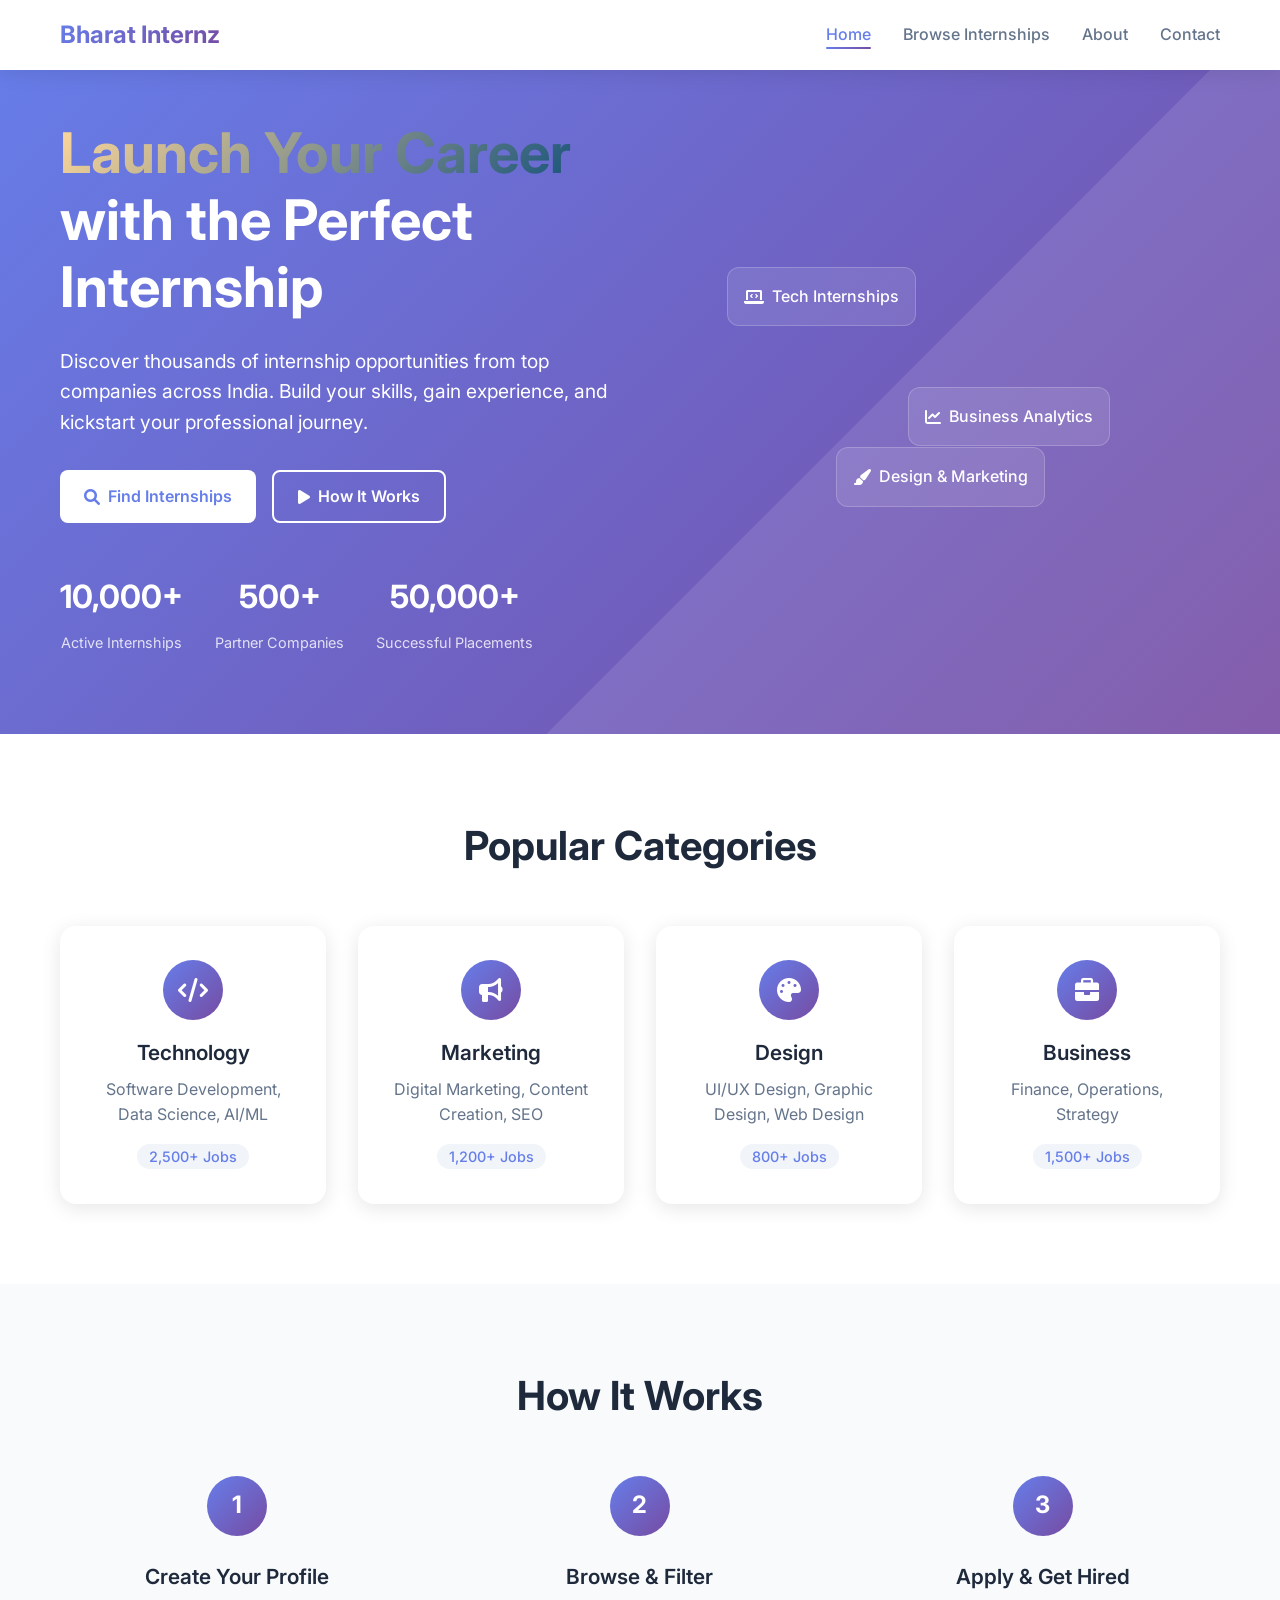
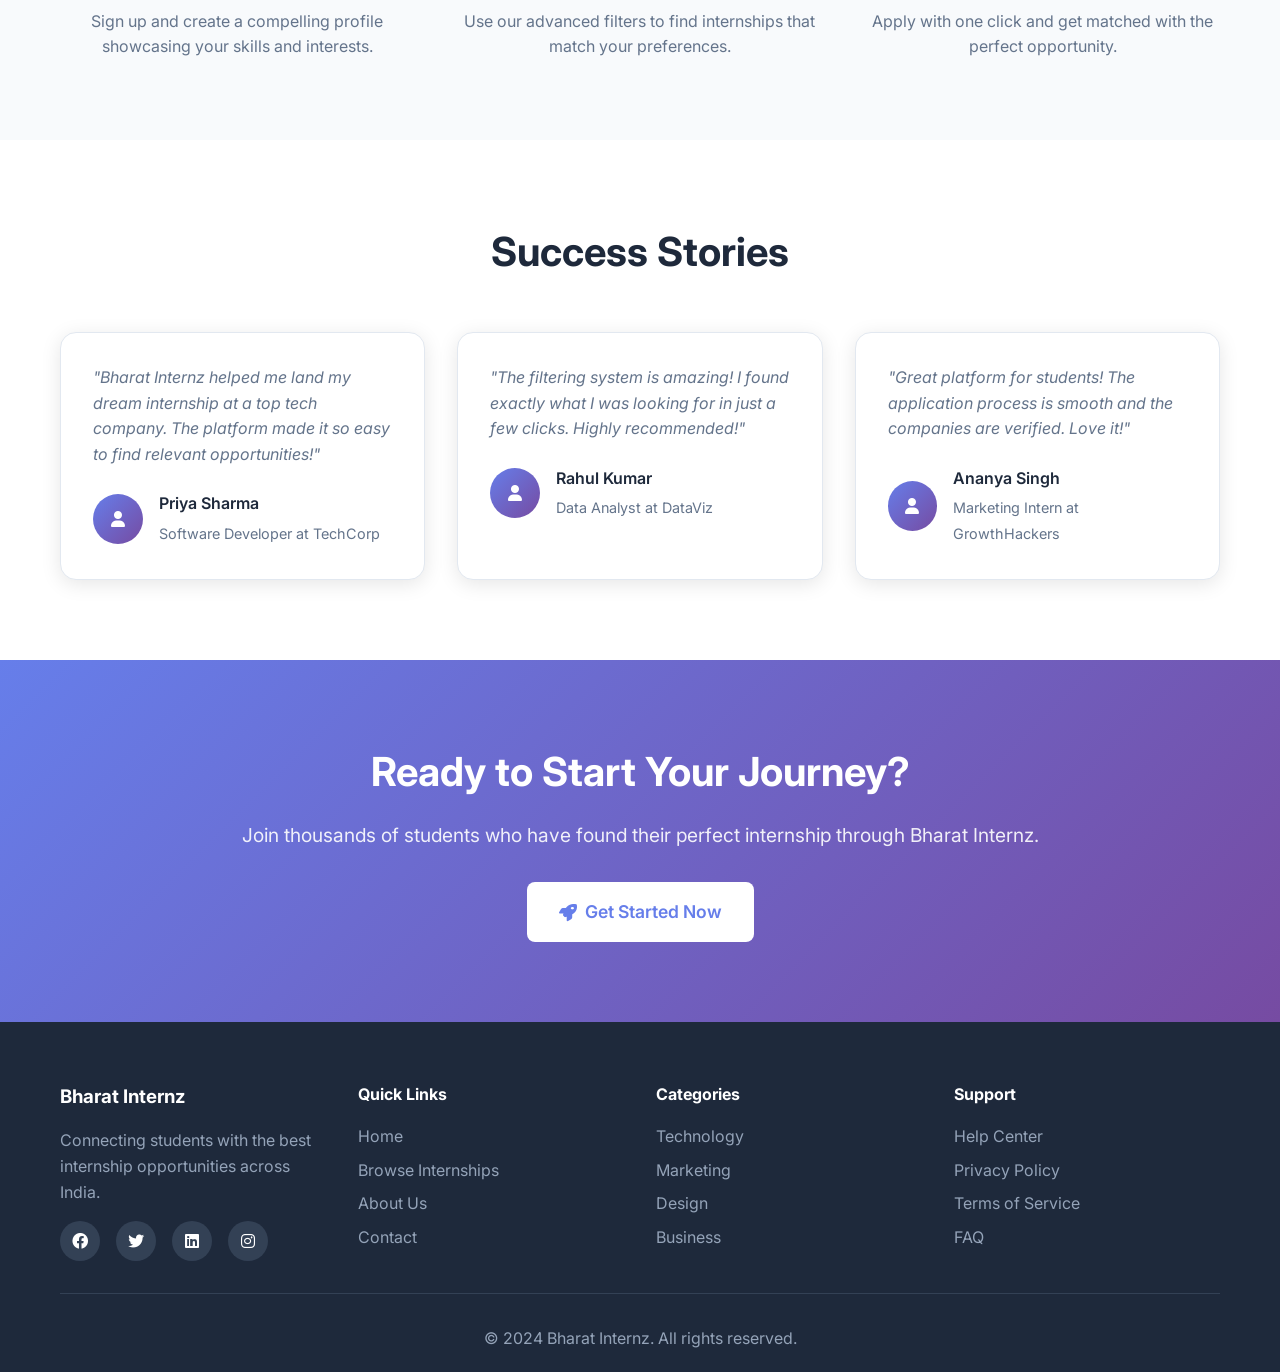
<file: legacy/index.html>
<!DOCTYPE html>
<html lang="en">

<head>
    <meta charset="UTF-8">
    <meta name="viewport" content="width=device-width, initial-scale=1.0">
    <title>Bharat Internz - Find Your Dream Internship</title>
    <link rel="stylesheet" href="css/style.css">
    <link href="https://fonts.googleapis.com/css2?family=Inter:wght@300;400;500;600;700&display=swap" rel="stylesheet">
    <link rel="stylesheet" href="https://cdnjs.cloudflare.com/ajax/libs/font-awesome/6.0.0/css/all.min.css">
</head>

<body>
    <!-- Navigation -->
    <nav class="navbar">
        <div class="nav-container">
            <div class="nav-logo">
                <h2>Bharat Internz</h2>
            </div>
            <ul class="nav-menu">
                <li class="nav-item">
                    <a href="index.html" class="nav-link active">Home</a>
                </li>
                <li class="nav-item">
                    <a href="internships.html" class="nav-link">Browse Internships</a>
                </li>
                <li class="nav-item">
                    <a href="#about" class="nav-link">About</a>
                </li>
                <li class="nav-item">
                    <a href="#contact" class="nav-link">Contact</a>
                </li>
            </ul>
            <div class="nav-toggle" id="mobile-menu">
                <span class="bar"></span>
                <span class="bar"></span>
                <span class="bar"></span>
            </div>
        </div>
    </nav>

    <!-- Hero Section -->
    <section class="hero">
        <div class="hero-container">
            <div class="hero-content">
                <h1 class="hero-title">
                    <span class="gradient-text">Launch Your Career</span>
                    <br>with the Perfect Internship
                </h1>
                <p class="hero-description">
                    Discover thousands of internship opportunities from top companies across India.
                    Build your skills, gain experience, and kickstart your professional journey.
                </p>
                <div class="hero-buttons">
                    <a href="internships.html" class="btn btn-primary">
                        <i class="fas fa-search"></i>
                        Find Internships
                    </a>
                    <a href="#how-it-works" class="btn btn-secondary">
                        <i class="fas fa-play"></i>
                        How It Works
                    </a>
                </div>
                <div class="hero-stats">
                    <div class="stat">
                        <h3>10,000+</h3>
                        <p>Active Internships</p>
                    </div>
                    <div class="stat">
                        <h3>500+</h3>
                        <p>Partner Companies</p>
                    </div>
                    <div class="stat">
                        <h3>50,000+</h3>
                        <p>Successful Placements</p>
                    </div>
                </div>
            </div>
            <div class="hero-image">
                <div class="floating-card card-1">
                    <i class="fas fa-laptop-code"></i>
                    <span>Tech Internships</span>
                </div>
                <div class="floating-card card-2">
                    <i class="fas fa-chart-line"></i>
                    <span>Business Analytics</span>
                </div>
                <div class="floating-card card-3">
                    <i class="fas fa-paint-brush"></i>
                    <span>Design & Marketing</span>
                </div>
            </div>
        </div>
    </section>

    <!-- Featured Categories -->
    <section class="categories">
        <div class="container">
            <h2 class="section-title">Popular Categories</h2>
            <div class="categories-grid">
                <div class="category-card" data-category="technology">
                    <div class="category-icon">
                        <i class="fas fa-code"></i>
                    </div>
                    <h3>Technology</h3>
                    <p>Software Development, Data Science, AI/ML</p>
                    <span class="job-count">2,500+ Jobs</span>
                </div>
                <div class="category-card" data-category="marketing">
                    <div class="category-icon">
                        <i class="fas fa-bullhorn"></i>
                    </div>
                    <h3>Marketing</h3>
                    <p>Digital Marketing, Content Creation, SEO</p>
                    <span class="job-count">1,200+ Jobs</span>
                </div>
                <div class="category-card" data-category="design">
                    <div class="category-icon">
                        <i class="fas fa-palette"></i>
                    </div>
                    <h3>Design</h3>
                    <p>UI/UX Design, Graphic Design, Web Design</p>
                    <span class="job-count">800+ Jobs</span>
                </div>
                <div class="category-card" data-category="business">
                    <div class="category-icon">
                        <i class="fas fa-briefcase"></i>
                    </div>
                    <h3>Business</h3>
                    <p>Finance, Operations, Strategy</p>
                    <span class="job-count">1,500+ Jobs</span>
                </div>
            </div>
        </div>
    </section>

    <!-- How It Works -->
    <section class="how-it-works" id="how-it-works">
        <div class="container">
            <h2 class="section-title">How It Works</h2>
            <div class="steps">
                <div class="step">
                    <div class="step-number">1</div>
                    <div class="step-content">
                        <h3>Create Your Profile</h3>
                        <p>Sign up and create a compelling profile showcasing your skills and interests.</p>
                    </div>
                </div>
                <div class="step">
                    <div class="step-number">2</div>
                    <div class="step-content">
                        <h3>Browse & Filter</h3>
                        <p>Use our advanced filters to find internships that match your preferences.</p>
                    </div>
                </div>
                <div class="step">
                    <div class="step-number">3</div>
                    <div class="step-content">
                        <h3>Apply & Get Hired</h3>
                        <p>Apply with one click and get matched with the perfect opportunity.</p>
                    </div>
                </div>
            </div>
        </div>
    </section>

    <!-- Testimonials -->
    <section class="testimonials">
        <div class="container">
            <h2 class="section-title">Success Stories</h2>
            <div class="testimonials-grid">
                <div class="testimonial-card">
                    <div class="testimonial-content">
                        <p>"Bharat Internz helped me land my dream internship at a top tech company. The platform made
                            it so easy to find relevant opportunities!"</p>
                    </div>
                    <div class="testimonial-author">
                        <div class="author-avatar">
                            <i class="fas fa-user"></i>
                        </div>
                        <div class="author-info">
                            <h4>Priya Sharma</h4>
                            <span>Software Developer at TechCorp</span>
                        </div>
                    </div>
                </div>
                <div class="testimonial-card">
                    <div class="testimonial-content">
                        <p>"The filtering system is amazing! I found exactly what I was looking for in just a few
                            clicks. Highly recommended!"</p>
                    </div>
                    <div class="testimonial-author">
                        <div class="author-avatar">
                            <i class="fas fa-user"></i>
                        </div>
                        <div class="author-info">
                            <h4>Rahul Kumar</h4>
                            <span>Data Analyst at DataViz</span>
                        </div>
                    </div>
                </div>
                <div class="testimonial-card">
                    <div class="testimonial-content">
                        <p>"Great platform for students! The application process is smooth and the companies are
                            verified. Love it!"</p>
                    </div>
                    <div class="testimonial-author">
                        <div class="author-avatar">
                            <i class="fas fa-user"></i>
                        </div>
                        <div class="author-info">
                            <h4>Ananya Singh</h4>
                            <span>Marketing Intern at GrowthHackers</span>
                        </div>
                    </div>
                </div>
            </div>
        </div>
    </section>

    <!-- CTA Section -->
    <section class="cta-section">
        <div class="container">
            <div class="cta-content">
                <h2>Ready to Start Your Journey?</h2>
                <p>Join thousands of students who have found their perfect internship through Bharat Internz.</p>
                <a href="internships.html" class="btn btn-primary btn-large">
                    <i class="fas fa-rocket"></i>
                    Get Started Now
                </a>
            </div>
        </div>
    </section>

    <!-- Footer -->
    <footer class="footer">
        <div class="container">
            <div class="footer-content">
                <div class="footer-section">
                    <h3>Bharat Internz</h3>
                    <p>Connecting students with the best internship opportunities across India.</p>
                    <div class="social-links">
                        <a href="#"><i class="fab fa-facebook"></i></a>
                        <a href="#"><i class="fab fa-twitter"></i></a>
                        <a href="#"><i class="fab fa-linkedin"></i></a>
                        <a href="#"><i class="fab fa-instagram"></i></a>
                    </div>
                </div>
                <div class="footer-section">
                    <h4>Quick Links</h4>
                    <ul>
                        <li><a href="index.html">Home</a></li>
                        <li><a href="internships.html">Browse Internships</a></li>
                        <li><a href="#about">About Us</a></li>
                        <li><a href="#contact">Contact</a></li>
                    </ul>
                </div>
                <div class="footer-section">
                    <h4>Categories</h4>
                    <ul>
                        <li><a href="#">Technology</a></li>
                        <li><a href="#">Marketing</a></li>
                        <li><a href="#">Design</a></li>
                        <li><a href="#">Business</a></li>
                    </ul>
                </div>
                <div class="footer-section">
                    <h4>Support</h4>
                    <ul>
                        <li><a href="#">Help Center</a></li>
                        <li><a href="#">Privacy Policy</a></li>
                        <li><a href="#">Terms of Service</a></li>
                        <li><a href="#">FAQ</a></li>
                    </ul>
                </div>
            </div>
            <div class="footer-bottom">
                <p>&copy; 2024 Bharat Internz. All rights reserved.</p>
            </div>
        </div>
    </footer>

    <script src="js/script.js"></script>
</body>

</html>
</file>
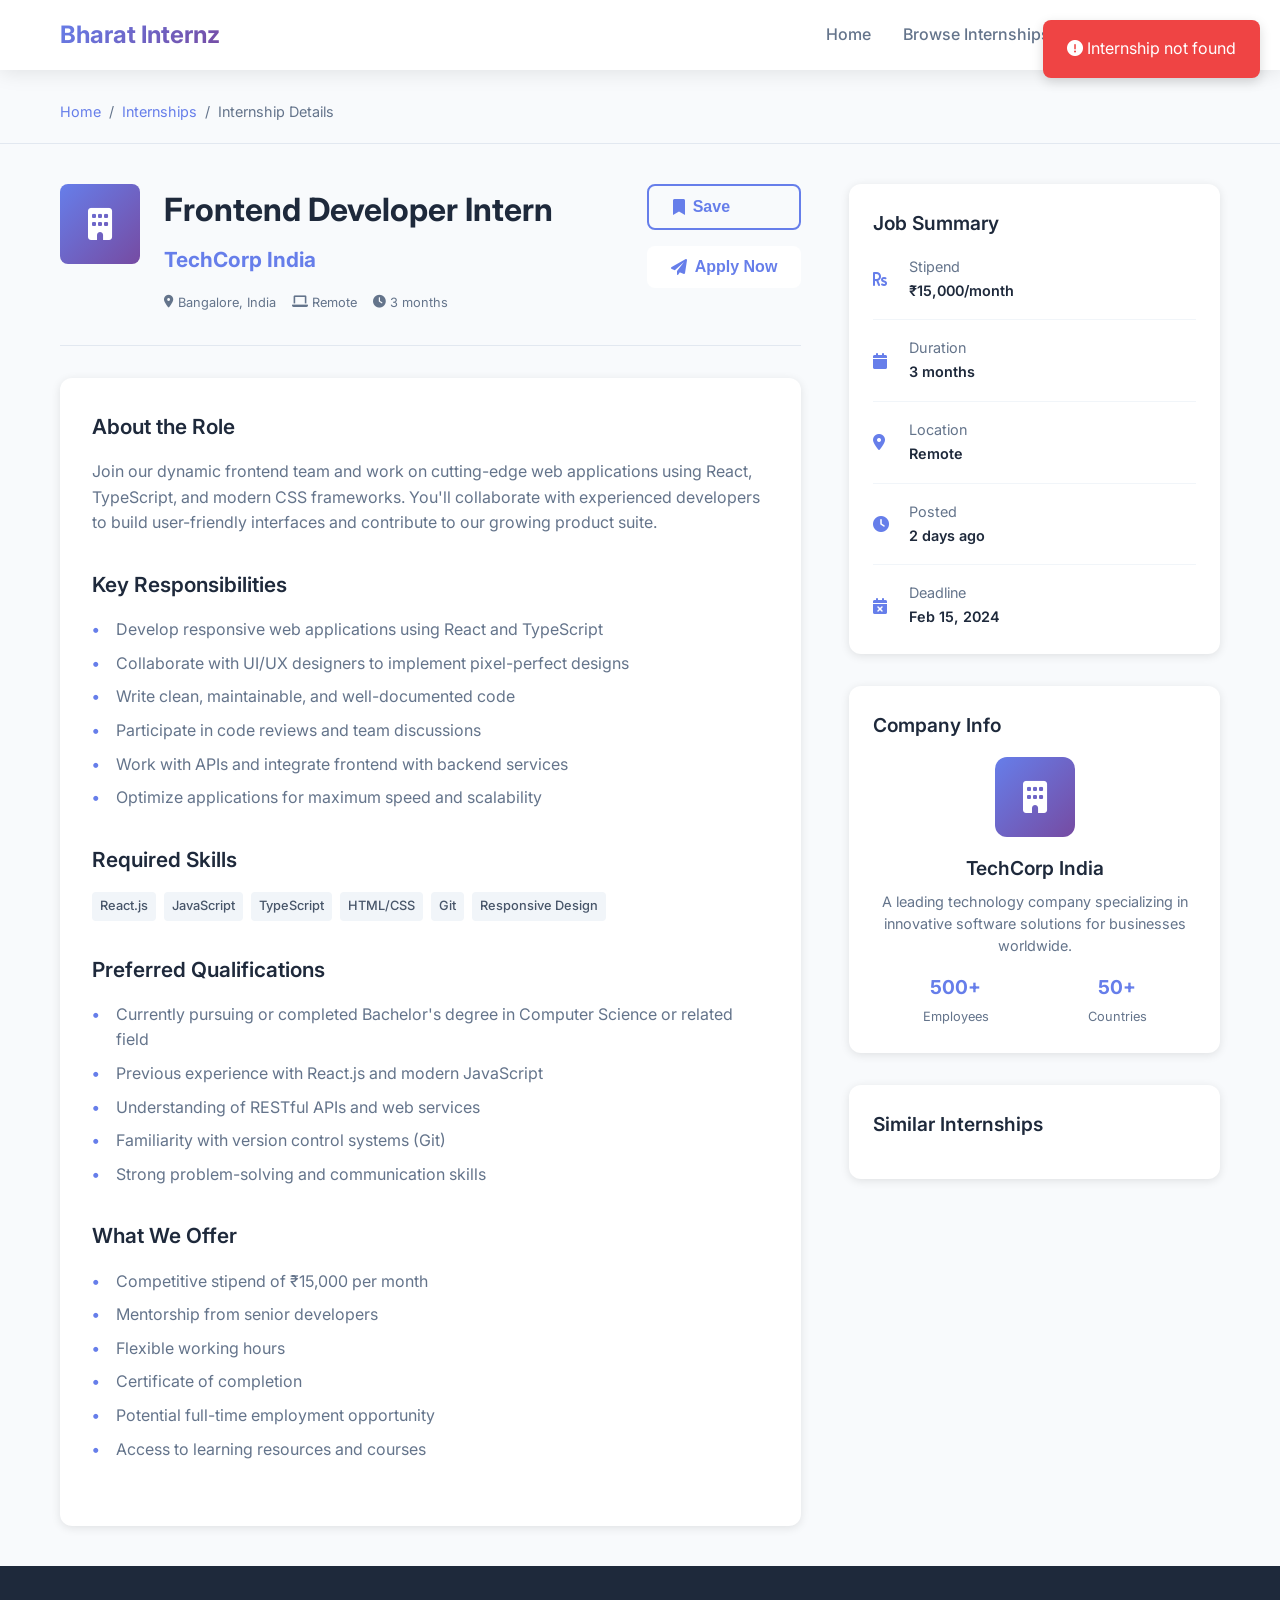
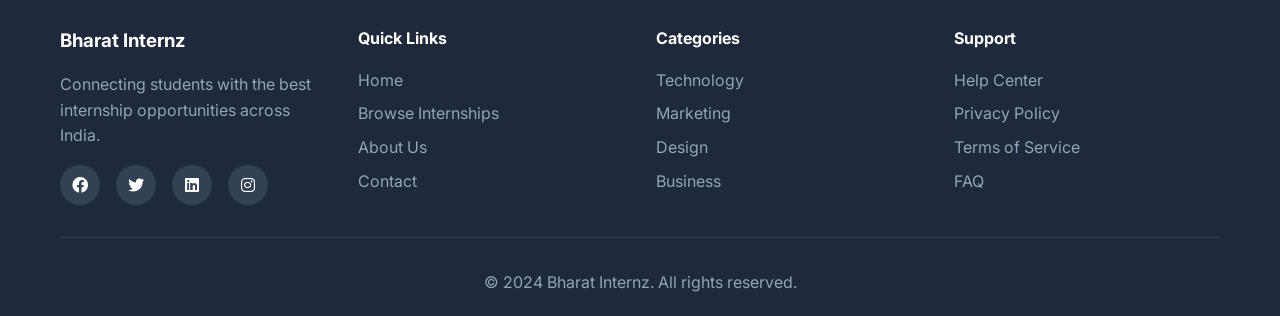
<file: legacy/internship-detail.html>
<!DOCTYPE html>
<html lang="en">

<head>
    <meta charset="UTF-8">
    <meta name="viewport" content="width=device-width, initial-scale=1.0">
    <title>Internship Details - Bharat Internz</title>
    <link rel="stylesheet" href="css/style.css">
    <link href="https://fonts.googleapis.com/css2?family=Inter:wght@300;400;500;600;700&display=swap" rel="stylesheet">
    <link rel="stylesheet" href="https://cdnjs.cloudflare.com/ajax/libs/font-awesome/6.0.0/css/all.min.css">
</head>

<body>
    <!-- Navigation -->
    <nav class="navbar">
        <div class="nav-container">
            <div class="nav-logo">
                <h2>Bharat Internz</h2>
            </div>
            <ul class="nav-menu">
                <li class="nav-item">
                    <a href="index.html" class="nav-link">Home</a>
                </li>
                <li class="nav-item">
                    <a href="internships.html" class="nav-link">Browse Internships</a>
                </li>
                <li class="nav-item">
                    <a href="#about" class="nav-link">About</a>
                </li>
                <li class="nav-item">
                    <a href="#contact" class="nav-link">Contact</a>
                </li>
            </ul>
            <div class="nav-toggle" id="mobile-menu">
                <span class="bar"></span>
                <span class="bar"></span>
                <span class="bar"></span>
            </div>
        </div>
    </nav>

    <!-- Breadcrumb -->
    <section class="breadcrumb">
        <div class="container">
            <nav class="breadcrumb-nav">
                <a href="index.html">Home</a>
                <span>/</span>
                <a href="internships.html">Internships</a>
                <span>/</span>
                <span id="breadcrumb-title">Internship Details</span>
            </nav>
        </div>
    </section>

    <!-- Internship Details -->
    <section class="internship-detail">
        <div class="container">
            <div class="detail-layout">
                <div class="detail-main">
                    <!-- Header -->
                    <div class="detail-header">
                        <div class="company-logo">
                            <i class="fas fa-building"></i>
                        </div>
                        <div class="header-info">
                            <h1 id="job-title">Frontend Developer Intern</h1>
                            <div class="company-info">
                                <h2 id="company-name">TechCorp India</h2>
                                <div class="job-meta">
                                    <span class="location">
                                        <i class="fas fa-map-marker-alt"></i>
                                        <span id="job-location">Bangalore, India</span>
                                    </span>
                                    <span class="type">
                                        <i class="fas fa-laptop"></i>
                                        <span id="job-type">Remote</span>
                                    </span>
                                    <span class="duration">
                                        <i class="fas fa-clock"></i>
                                        <span id="job-duration">3 months</span>
                                    </span>
                                </div>
                            </div>
                        </div>
                        <div class="header-actions">
                            <button class="btn btn-outline" onclick="saveInternship()">
                                <i class="fas fa-bookmark"></i>
                                Save
                            </button>
                            <button class="btn btn-primary" onclick="applyInternship()">
                                <i class="fas fa-paper-plane"></i>
                                Apply Now
                            </button>
                        </div>
                    </div>

                    <!-- Job Details -->
                    <div class="detail-content">
                        <div class="detail-section">
                            <h3>About the Role</h3>
                            <p id="job-description">
                                Join our dynamic frontend team and work on cutting-edge web applications using React,
                                TypeScript, and modern CSS frameworks. You'll collaborate with experienced developers to
                                build user-friendly interfaces and contribute to our growing product suite.
                            </p>
                        </div>

                        <div class="detail-section">
                            <h3>Key Responsibilities</h3>
                            <ul id="responsibilities">
                                <li>Develop responsive web applications using React and TypeScript</li>
                                <li>Collaborate with UI/UX designers to implement pixel-perfect designs</li>
                                <li>Write clean, maintainable, and well-documented code</li>
                                <li>Participate in code reviews and team discussions</li>
                                <li>Work with APIs and integrate frontend with backend services</li>
                                <li>Optimize applications for maximum speed and scalability</li>
                            </ul>
                        </div>

                        <div class="detail-section">
                            <h3>Required Skills</h3>
                            <div class="skills-container" id="required-skills">
                                <span class="skill-tag">React.js</span>
                                <span class="skill-tag">JavaScript</span>
                                <span class="skill-tag">TypeScript</span>
                                <span class="skill-tag">HTML/CSS</span>
                                <span class="skill-tag">Git</span>
                                <span class="skill-tag">Responsive Design</span>
                            </div>
                        </div>

                        <div class="detail-section">
                            <h3>Preferred Qualifications</h3>
                            <ul id="preferred-qualifications">
                                <li>Currently pursuing or completed Bachelor's degree in Computer Science or related
                                    field</li>
                                <li>Previous experience with React.js and modern JavaScript</li>
                                <li>Understanding of RESTful APIs and web services</li>
                                <li>Familiarity with version control systems (Git)</li>
                                <li>Strong problem-solving and communication skills</li>
                            </ul>
                        </div>

                        <div class="detail-section">
                            <h3>What We Offer</h3>
                            <ul id="benefits">
                                <li>Competitive stipend of ₹15,000 per month</li>
                                <li>Mentorship from senior developers</li>
                                <li>Flexible working hours</li>
                                <li>Certificate of completion</li>
                                <li>Potential full-time employment opportunity</li>
                                <li>Access to learning resources and courses</li>
                            </ul>
                        </div>
                    </div>
                </div>

                <div class="detail-sidebar">
                    <div class="sidebar-card">
                        <h3>Job Summary</h3>
                        <div class="summary-item">
                            <i class="fas fa-rupee-sign"></i>
                            <div>
                                <span class="label">Stipend</span>
                                <span class="value" id="sidebar-stipend">₹15,000/month</span>
                            </div>
                        </div>
                        <div class="summary-item">
                            <i class="fas fa-calendar"></i>
                            <div>
                                <span class="label">Duration</span>
                                <span class="value" id="sidebar-duration">3 months</span>
                            </div>
                        </div>
                        <div class="summary-item">
                            <i class="fas fa-map-marker-alt"></i>
                            <div>
                                <span class="label">Location</span>
                                <span class="value" id="sidebar-location">Remote</span>
                            </div>
                        </div>
                        <div class="summary-item">
                            <i class="fas fa-clock"></i>
                            <div>
                                <span class="label">Posted</span>
                                <span class="value" id="sidebar-posted">2 days ago</span>
                            </div>
                        </div>
                        <div class="summary-item">
                            <i class="fas fa-calendar-times"></i>
                            <div>
                                <span class="label">Deadline</span>
                                <span class="value" id="sidebar-deadline">Feb 15, 2024</span>
                            </div>
                        </div>
                    </div>

                    <div class="sidebar-card">
                        <h3>Company Info</h3>
                        <div class="company-details">
                            <div class="company-logo-large">
                                <i class="fas fa-building"></i>
                            </div>
                            <h4 id="sidebar-company">TechCorp India</h4>
                            <p id="company-description">
                                A leading technology company specializing in innovative software solutions for
                                businesses worldwide.
                            </p>
                            <div class="company-stats">
                                <div class="stat">
                                    <span class="number">500+</span>
                                    <span class="label">Employees</span>
                                </div>
                                <div class="stat">
                                    <span class="number">50+</span>
                                    <span class="label">Countries</span>
                                </div>
                            </div>
                        </div>
                    </div>

                    <div class="sidebar-card">
                        <h3>Similar Internships</h3>
                        <div class="similar-jobs" id="similar-jobs">
                            <!-- Similar jobs will be dynamically inserted here -->
                        </div>
                    </div>
                </div>
            </div>
        </div>
    </section>

    <!-- Application Modal -->
    <div class="modal" id="application-modal">
        <div class="modal-content">
            <div class="modal-header">
                <h3>Apply for Internship</h3>
                <button class="modal-close" onclick="closeApplicationModal()">
                    <i class="fas fa-times"></i>
                </button>
            </div>
            <div class="modal-body">
                <form id="application-form">
                    <div class="form-group">
                        <label for="applicant-name">Full Name *</label>
                        <input type="text" id="applicant-name" required>
                    </div>
                    <div class="form-group">
                        <label for="applicant-email">Email Address *</label>
                        <input type="email" id="applicant-email" required>
                    </div>
                    <div class="form-group">
                        <label for="applicant-phone">Phone Number *</label>
                        <input type="tel" id="applicant-phone" required>
                    </div>
                    <div class="form-group">
                        <label for="applicant-university">University/College *</label>
                        <input type="text" id="applicant-university" required>
                    </div>
                    <div class="form-group">
                        <label for="applicant-course">Course/Stream *</label>
                        <input type="text" id="applicant-course" required>
                    </div>
                    <div class="form-group">
                        <label for="applicant-year">Academic Year *</label>
                        <select id="applicant-year" required>
                            <option value="">Select Year</option>
                            <option value="1st Year">1st Year</option>
                            <option value="2nd Year">2nd Year</option>
                            <option value="3rd Year">3rd Year</option>
                            <option value="4th Year">4th Year</option>
                            <option value="Graduate">Graduate</option>
                        </select>
                    </div>
                    <div class="form-group">
                        <label for="applicant-resume">Resume/CV *</label>
                        <input type="file" id="applicant-resume" accept=".pdf,.doc,.docx" required>
                    </div>
                    <div class="form-group">
                        <label for="applicant-cover-letter">Cover Letter</label>
                        <textarea id="applicant-cover-letter" rows="4"
                            placeholder="Tell us why you're interested in this internship..."></textarea>
                    </div>
                    <div class="form-group">
                        <label for="applicant-portfolio">Portfolio/GitHub Link</label>
                        <input type="url" id="applicant-portfolio" placeholder="https://github.com/yourusername">
                    </div>
                </form>
            </div>
            <div class="modal-footer">
                <button class="btn btn-secondary" onclick="closeApplicationModal()">Cancel</button>
                <button class="btn btn-primary" onclick="submitApplication()">Submit Application</button>
            </div>
        </div>
    </div>

    <!-- Footer -->
    <footer class="footer">
        <div class="container">
            <div class="footer-content">
                <div class="footer-section">
                    <h3>Bharat Internz</h3>
                    <p>Connecting students with the best internship opportunities across India.</p>
                    <div class="social-links">
                        <a href="#"><i class="fab fa-facebook"></i></a>
                        <a href="#"><i class="fab fa-twitter"></i></a>
                        <a href="#"><i class="fab fa-linkedin"></i></a>
                        <a href="#"><i class="fab fa-instagram"></i></a>
                    </div>
                </div>
                <div class="footer-section">
                    <h4>Quick Links</h4>
                    <ul>
                        <li><a href="index.html">Home</a></li>
                        <li><a href="internships.html">Browse Internships</a></li>
                        <li><a href="#about">About Us</a></li>
                        <li><a href="#contact">Contact</a></li>
                    </ul>
                </div>
                <div class="footer-section">
                    <h4>Categories</h4>
                    <ul>
                        <li><a href="#">Technology</a></li>
                        <li><a href="#">Marketing</a></li>
                        <li><a href="#">Design</a></li>
                        <li><a href="#">Business</a></li>
                    </ul>
                </div>
                <div class="footer-section">
                    <h4>Support</h4>
                    <ul>
                        <li><a href="#">Help Center</a></li>
                        <li><a href="#">Privacy Policy</a></li>
                        <li><a href="#">Terms of Service</a></li>
                        <li><a href="#">FAQ</a></li>
                    </ul>
                </div>
            </div>
            <div class="footer-bottom">
                <p>&copy; 2024 Bharat Internz. All rights reserved.</p>
            </div>
        </div>
    </footer>

    <script src="js/internship-detail.js"></script>
    <script src="js/script.js"></script>
</body>

</html>
</file>
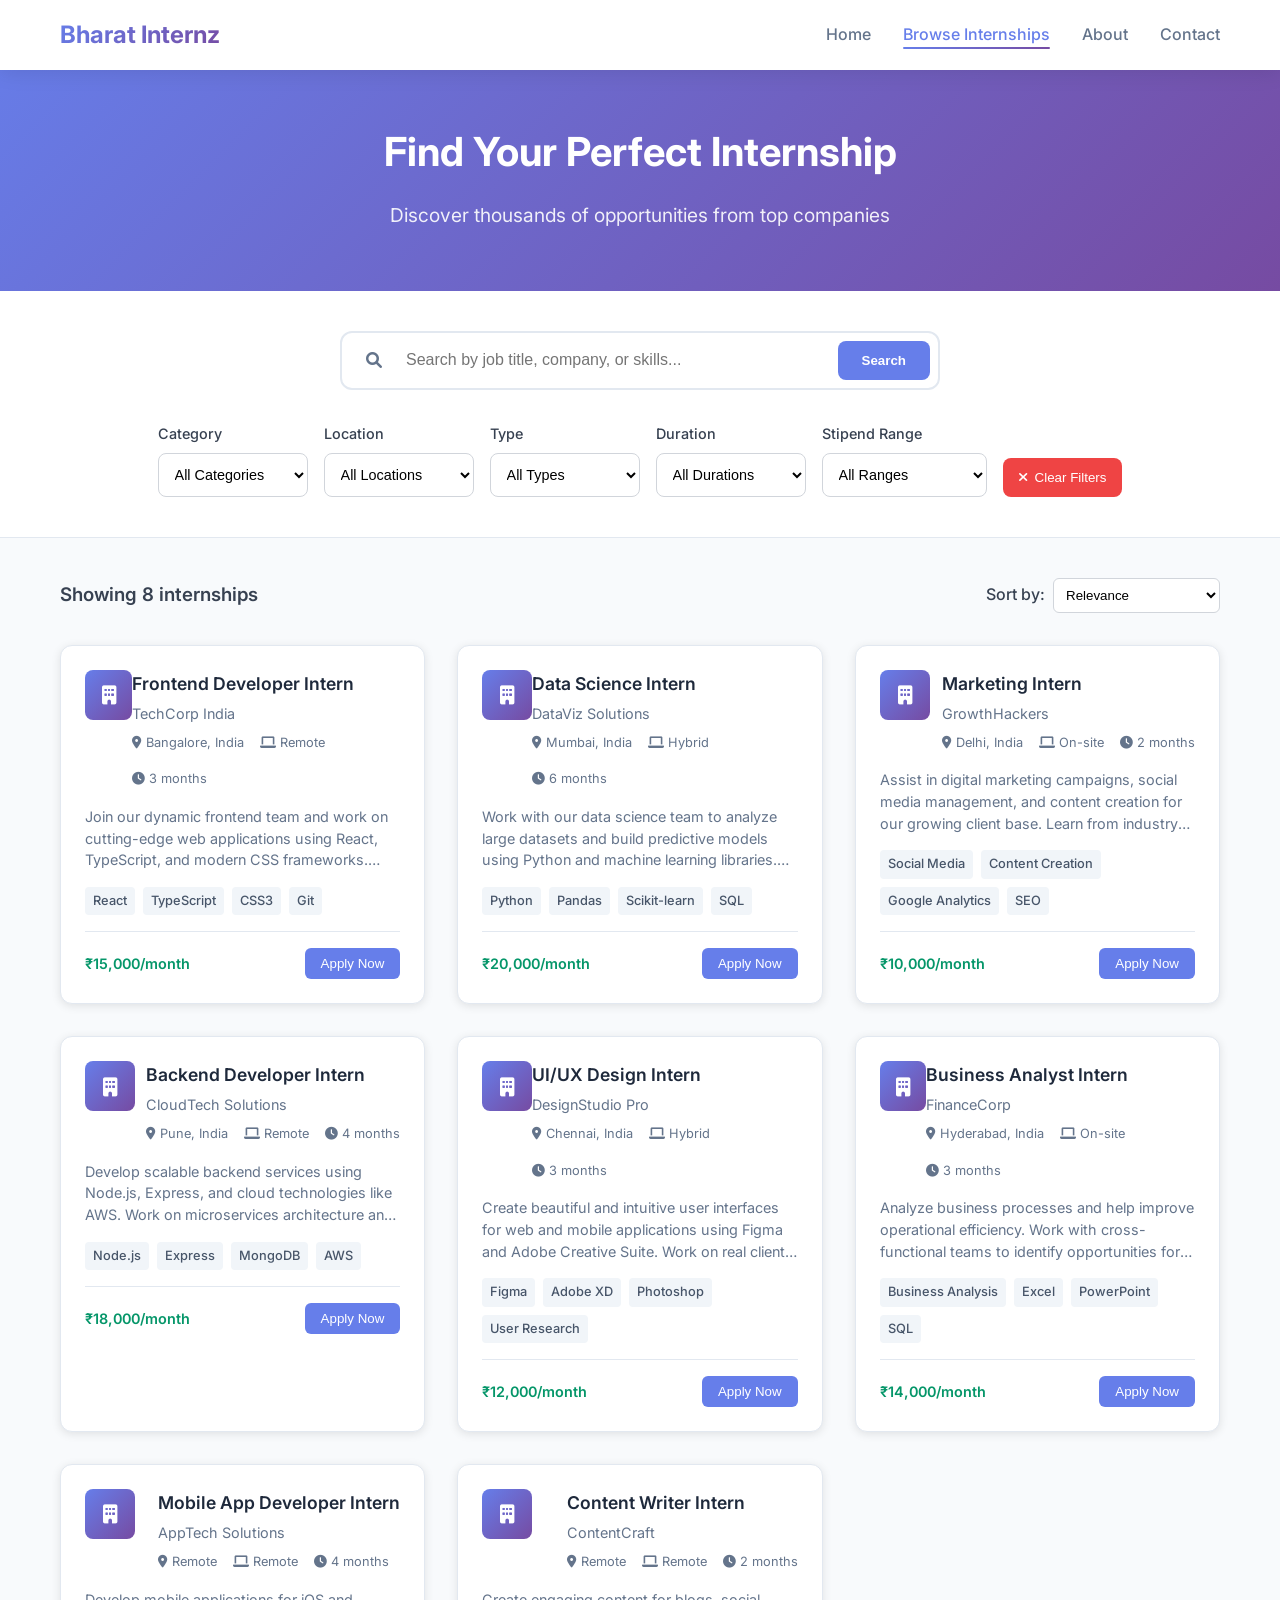
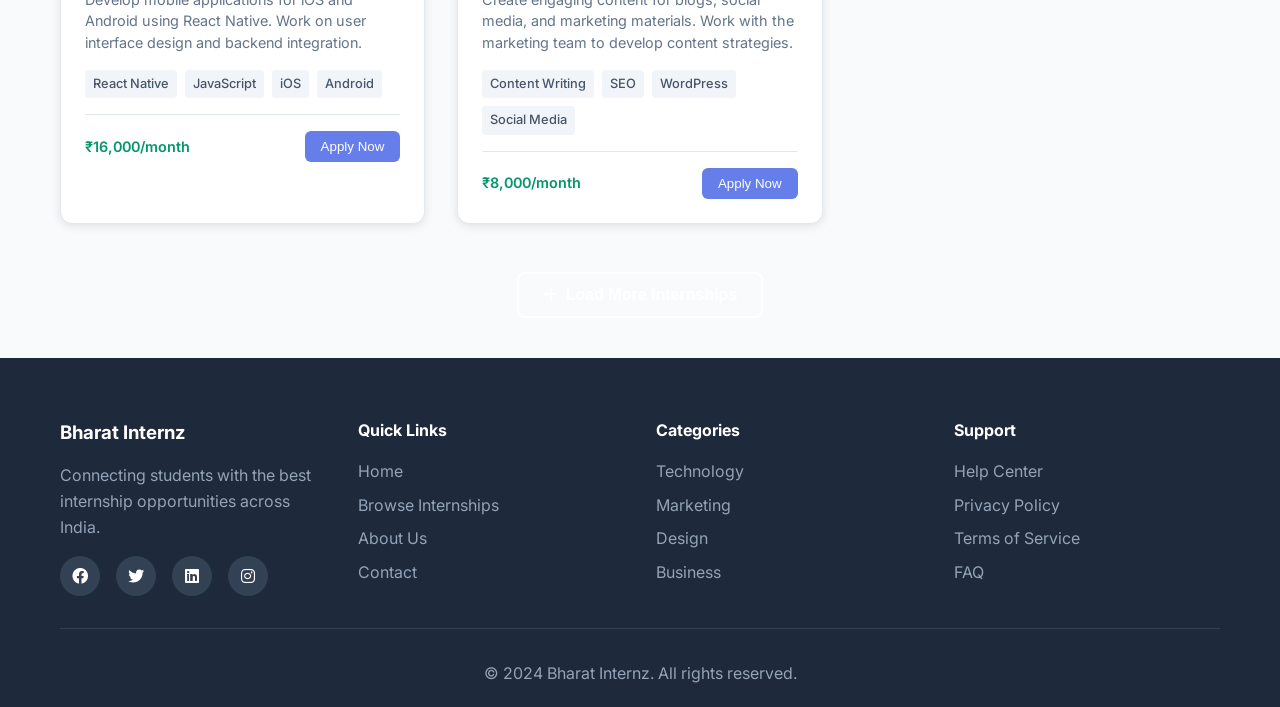
<file: legacy/internships.html>
<!DOCTYPE html>
<html lang="en">

<head>
    <meta charset="UTF-8">
    <meta name="viewport" content="width=device-width, initial-scale=1.0">
    <title>Browse Internships - Bharat Internz</title>
    <link rel="stylesheet" href="css/style.css">
    <link href="https://fonts.googleapis.com/css2?family=Inter:wght@300;400;500;600;700&display=swap" rel="stylesheet">
    <link rel="stylesheet" href="https://cdnjs.cloudflare.com/ajax/libs/font-awesome/6.0.0/css/all.min.css">
</head>

<body>
    <!-- Navigation -->
    <nav class="navbar">
        <div class="nav-container">
            <div class="nav-logo">
                <h2>Bharat Internz</h2>
            </div>
            <ul class="nav-menu">
                <li class="nav-item">
                    <a href="index.html" class="nav-link">Home</a>
                </li>
                <li class="nav-item">
                    <a href="internships.html" class="nav-link active">Browse Internships</a>
                </li>
                <li class="nav-item">
                    <a href="#about" class="nav-link">About</a>
                </li>
                <li class="nav-item">
                    <a href="#contact" class="nav-link">Contact</a>
                </li>
            </ul>
            <div class="nav-toggle" id="mobile-menu">
                <span class="bar"></span>
                <span class="bar"></span>
                <span class="bar"></span>
            </div>
        </div>
    </nav>

    <!-- Page Header -->
    <section class="page-header">
        <div class="container">
            <h1>Find Your Perfect Internship</h1>
            <p>Discover thousands of opportunities from top companies</p>
        </div>
    </section>

    <!-- Search and Filter Section -->
    <section class="search-section">
        <div class="container">
            <div class="search-container">
                <div class="search-bar">
                    <i class="fas fa-search"></i>
                    <input type="text" id="search-input" placeholder="Search by job title, company, or skills...">
                    <button class="search-btn" onclick="searchInternships()">Search</button>
                </div>
            </div>

            <div class="filters-container">
                <div class="filter-group">
                    <label>Category</label>
                    <select id="category-filter">
                        <option value="">All Categories</option>
                        <option value="technology">Technology</option>
                        <option value="marketing">Marketing</option>
                        <option value="design">Design</option>
                        <option value="business">Business</option>
                        <option value="data-science">Data Science</option>
                    </select>
                </div>

                <div class="filter-group">
                    <label>Location</label>
                    <select id="location-filter">
                        <option value="">All Locations</option>
                        <option value="remote">Remote</option>
                        <option value="bangalore">Bangalore</option>
                        <option value="mumbai">Mumbai</option>
                        <option value="delhi">Delhi</option>
                        <option value="pune">Pune</option>
                        <option value="chennai">Chennai</option>
                        <option value="hyderabad">Hyderabad</option>
                    </select>
                </div>

                <div class="filter-group">
                    <label>Type</label>
                    <select id="type-filter">
                        <option value="">All Types</option>
                        <option value="remote">Remote</option>
                        <option value="hybrid">Hybrid</option>
                        <option value="on-site">On-site</option>
                    </select>
                </div>

                <div class="filter-group">
                    <label>Duration</label>
                    <select id="duration-filter">
                        <option value="">All Durations</option>
                        <option value="1-2 months">1-2 months</option>
                        <option value="3 months">3 months</option>
                        <option value="4-6 months">4-6 months</option>
                        <option value="6+ months">6+ months</option>
                    </select>
                </div>

                <div class="filter-group">
                    <label>Stipend Range</label>
                    <select id="stipend-filter">
                        <option value="">All Ranges</option>
                        <option value="0-10000">₹0 - ₹10,000</option>
                        <option value="10000-20000">₹10,000 - ₹20,000</option>
                        <option value="20000-30000">₹20,000 - ₹30,000</option>
                        <option value="30000+">₹30,000+</option>
                    </select>
                </div>

                <button class="clear-filters-btn" onclick="clearFilters()">
                    <i class="fas fa-times"></i>
                    Clear Filters
                </button>
            </div>
        </div>
    </section>

    <!-- Results Section -->
    <section class="results-section">
        <div class="container">
            <div class="results-header">
                <div class="results-count">
                    <h3 id="results-count">Showing 0 internships</h3>
                </div>
                <div class="sort-options">
                    <label>Sort by:</label>
                    <select id="sort-select" onchange="sortInternships()">
                        <option value="relevance">Relevance</option>
                        <option value="newest">Newest First</option>
                        <option value="deadline">Application Deadline</option>
                        <option value="stipend">Stipend (High to Low)</option>
                    </select>
                </div>
            </div>

            <div class="results-grid" id="results-grid">
                <!-- Internship cards will be dynamically inserted here -->
            </div>

            <div class="no-results" id="no-results" style="display: none;">
                <div class="no-results-content">
                    <i class="fas fa-search"></i>
                    <h3>No internships found</h3>
                    <p>Try adjusting your search criteria or filters</p>
                    <button class="btn btn-primary" onclick="clearFilters()">Clear All Filters</button>
                </div>
            </div>

            <div class="load-more-container">
                <button class="btn btn-secondary" id="load-more-btn" onclick="loadMoreInternships()">
                    <i class="fas fa-plus"></i>
                    Load More Internships
                </button>
            </div>
        </div>
    </section>

    <!-- Footer -->
    <footer class="footer">
        <div class="container">
            <div class="footer-content">
                <div class="footer-section">
                    <h3>Bharat Internz</h3>
                    <p>Connecting students with the best internship opportunities across India.</p>
                    <div class="social-links">
                        <a href="#"><i class="fab fa-facebook"></i></a>
                        <a href="#"><i class="fab fa-twitter"></i></a>
                        <a href="#"><i class="fab fa-linkedin"></i></a>
                        <a href="#"><i class="fab fa-instagram"></i></a>
                    </div>
                </div>
                <div class="footer-section">
                    <h4>Quick Links</h4>
                    <ul>
                        <li><a href="index.html">Home</a></li>
                        <li><a href="internships.html">Browse Internships</a></li>
                        <li><a href="#about">About Us</a></li>
                        <li><a href="#contact">Contact</a></li>
                    </ul>
                </div>
                <div class="footer-section">
                    <h4>Categories</h4>
                    <ul>
                        <li><a href="#">Technology</a></li>
                        <li><a href="#">Marketing</a></li>
                        <li><a href="#">Design</a></li>
                        <li><a href="#">Business</a></li>
                    </ul>
                </div>
                <div class="footer-section">
                    <h4>Support</h4>
                    <ul>
                        <li><a href="#">Help Center</a></li>
                        <li><a href="#">Privacy Policy</a></li>
                        <li><a href="#">Terms of Service</a></li>
                        <li><a href="#">FAQ</a></li>
                    </ul>
                </div>
            </div>
            <div class="footer-bottom">
                <p>&copy; 2024 Bharat Internz. All rights reserved.</p>
            </div>
        </div>
    </footer>

    <script src="js/internships.js"></script>
    <script src="js/script.js"></script>
</body>

</html>
</file>
<file: legacy/css/style.css>
/* Reset and Base Styles */
* {
    margin: 0;
    padding: 0;
    box-sizing: border-box;
}

body {
    font-family: 'Inter', sans-serif;
    line-height: 1.6;
    color: #333;
    background-color: #f8fafc;
}

.container {
    max-width: 1200px;
    margin: 0 auto;
    padding: 0 20px;
}

/* Navigation */
.navbar {
    background: #fff;
    box-shadow: 0 2px 20px rgba(0, 0, 0, 0.1);
    position: fixed;
    top: 0;
    width: 100%;
    z-index: 1000;
    transition: all 0.3s ease;
}

.nav-container {
    max-width: 1200px;
    margin: 0 auto;
    padding: 0 20px;
    display: flex;
    justify-content: space-between;
    align-items: center;
    height: 70px;
}

.nav-logo h2 {
    background: linear-gradient(135deg, #667eea 0%, #764ba2 100%);
    -webkit-background-clip: text;
    -webkit-text-fill-color: transparent;
    background-clip: text;
    font-weight: 700;
    font-size: 1.5rem;
}

.nav-menu {
    display: flex;
    list-style: none;
    gap: 2rem;
}

.nav-link {
    text-decoration: none;
    color: #64748b;
    font-weight: 500;
    transition: color 0.3s ease;
    position: relative;
}

.nav-link:hover,
.nav-link.active {
    color: #667eea;
}

.nav-link.active::after {
    content: '';
    position: absolute;
    bottom: -5px;
    left: 0;
    width: 100%;
    height: 2px;
    background: linear-gradient(135deg, #667eea 0%, #764ba2 100%);
    border-radius: 1px;
}

.nav-toggle {
    display: none;
    flex-direction: column;
    cursor: pointer;
}

.bar {
    width: 25px;
    height: 3px;
    background: #333;
    margin: 3px 0;
    transition: 0.3s;
}

/* Hero Section */
.hero {
    background: linear-gradient(135deg, #667eea 0%, #764ba2 100%);
    color: white;
    padding: 120px 0 80px;
    position: relative;
    overflow: hidden;
}

.hero::before {
    content: '';
    position: absolute;
    top: 0;
    left: 0;
    right: 0;
    bottom: 0;
    background: url('data:image/svg+xml,<svg xmlns="http://www.w3.org/2000/svg" viewBox="0 0 1000 1000"><polygon fill="rgba(255,255,255,0.1)" points="0,1000 1000,0 1000,1000"/></svg>');
    background-size: cover;
}

.hero-container {
    max-width: 1200px;
    margin: 0 auto;
    padding: 0 20px;
    display: grid;
    grid-template-columns: 1fr 1fr;
    gap: 4rem;
    align-items: center;
    position: relative;
    z-index: 1;
}

.hero-title {
    font-size: 3.5rem;
    font-weight: 700;
    line-height: 1.2;
    margin-bottom: 1.5rem;
    animation: fadeInUp 1s ease;
}

.gradient-text {
    background: linear-gradient(135deg, #ffd89b 0%, #19547b 100%);
    -webkit-background-clip: text;
    -webkit-text-fill-color: transparent;
    background-clip: text;
}

.hero-description {
    font-size: 1.2rem;
    margin-bottom: 2rem;
    opacity: 0.9;
    animation: fadeInUp 1s ease 0.2s both;
}

.hero-buttons {
    display: flex;
    gap: 1rem;
    margin-bottom: 3rem;
    animation: fadeInUp 1s ease 0.4s both;
}

.btn {
    padding: 12px 24px;
    border: none;
    border-radius: 8px;
    font-weight: 600;
    text-decoration: none;
    display: inline-flex;
    align-items: center;
    gap: 8px;
    cursor: pointer;
    transition: all 0.3s ease;
    font-size: 1rem;
}

.btn-primary {
    background: #fff;
    color: #667eea;
}

.btn-primary:hover {
    transform: translateY(-2px);
    box-shadow: 0 10px 25px rgba(0, 0, 0, 0.2);
}

.btn-secondary {
    background: transparent;
    color: white;
    border: 2px solid white;
}

.btn-secondary:hover {
    background: white;
    color: #667eea;
    transform: translateY(-2px);
}

.btn-large {
    padding: 16px 32px;
    font-size: 1.1rem;
}

.btn-outline {
    background: transparent;
    color: #667eea;
    border: 2px solid #667eea;
}

.btn-outline:hover {
    background: #667eea;
    color: white;
}

.hero-stats {
    display: flex;
    gap: 2rem;
    animation: fadeInUp 1s ease 0.6s both;
}

.stat {
    text-align: center;
}

.stat h3 {
    font-size: 2rem;
    font-weight: 700;
    margin-bottom: 0.5rem;
}

.stat p {
    opacity: 0.8;
    font-size: 0.9rem;
}

/* Hero Image with Floating Cards */
.hero-image {
    position: relative;
    height: 400px;
    animation: fadeInRight 1s ease 0.8s both;
}

.floating-card {
    position: absolute;
    background: rgba(255, 255, 255, 0.1);
    backdrop-filter: blur(10px);
    border: 1px solid rgba(255, 255, 255, 0.2);
    border-radius: 12px;
    padding: 1rem;
    display: flex;
    align-items: center;
    gap: 0.5rem;
    color: white;
    font-weight: 500;
    animation: float 3s ease-in-out infinite;
}

.card-1 {
    top: 20%;
    left: 10%;
    animation-delay: 0s;
}

.card-2 {
    top: 50%;
    right: 20%;
    animation-delay: 1s;
}

.card-3 {
    bottom: 20%;
    left: 30%;
    animation-delay: 2s;
}

/* Categories Section */
.categories {
    padding: 80px 0;
    background: white;
}

.section-title {
    text-align: center;
    font-size: 2.5rem;
    font-weight: 700;
    margin-bottom: 3rem;
    color: #1e293b;
}

.categories-grid {
    display: grid;
    grid-template-columns: repeat(auto-fit, minmax(250px, 1fr));
    gap: 2rem;
}

.category-card {
    background: white;
    border-radius: 16px;
    padding: 2rem;
    text-align: center;
    box-shadow: 0 4px 20px rgba(0, 0, 0, 0.1);
    transition: all 0.3s ease;
    cursor: pointer;
    border: 2px solid transparent;
}

.category-card:hover {
    transform: translateY(-5px);
    box-shadow: 0 20px 40px rgba(0, 0, 0, 0.15);
    border-color: #667eea;
}

.category-icon {
    width: 60px;
    height: 60px;
    background: linear-gradient(135deg, #667eea 0%, #764ba2 100%);
    border-radius: 50%;
    display: flex;
    align-items: center;
    justify-content: center;
    margin: 0 auto 1rem;
    color: white;
    font-size: 1.5rem;
}

.category-card h3 {
    font-size: 1.3rem;
    font-weight: 600;
    margin-bottom: 0.5rem;
    color: #1e293b;
}

.category-card p {
    color: #64748b;
    margin-bottom: 1rem;
}

.job-count {
    background: #f1f5f9;
    color: #667eea;
    padding: 0.25rem 0.75rem;
    border-radius: 20px;
    font-size: 0.9rem;
    font-weight: 500;
}

/* How It Works Section */
.how-it-works {
    padding: 80px 0;
    background: #f8fafc;
}

.steps {
    display: grid;
    grid-template-columns: repeat(auto-fit, minmax(300px, 1fr));
    gap: 3rem;
    margin-top: 3rem;
}

.step {
    text-align: center;
    position: relative;
}

.step-number {
    width: 60px;
    height: 60px;
    background: linear-gradient(135deg, #667eea 0%, #764ba2 100%);
    color: white;
    border-radius: 50%;
    display: flex;
    align-items: center;
    justify-content: center;
    font-size: 1.5rem;
    font-weight: 700;
    margin: 0 auto 1.5rem;
}

.step-content h3 {
    font-size: 1.3rem;
    font-weight: 600;
    margin-bottom: 1rem;
    color: #1e293b;
}

.step-content p {
    color: #64748b;
    line-height: 1.6;
}

/* Testimonials Section */
.testimonials {
    padding: 80px 0;
    background: white;
}

.testimonials-grid {
    display: grid;
    grid-template-columns: repeat(auto-fit, minmax(300px, 1fr));
    gap: 2rem;
    margin-top: 3rem;
}

.testimonial-card {
    background: white;
    border-radius: 16px;
    padding: 2rem;
    box-shadow: 0 4px 20px rgba(0, 0, 0, 0.1);
    border: 1px solid #e2e8f0;
    transition: all 0.3s ease;
}

.testimonial-card:hover {
    transform: translateY(-5px);
    box-shadow: 0 20px 40px rgba(0, 0, 0, 0.15);
}

.testimonial-content {
    margin-bottom: 1.5rem;
}

.testimonial-content p {
    color: #64748b;
    font-style: italic;
    line-height: 1.6;
}

.testimonial-author {
    display: flex;
    align-items: center;
    gap: 1rem;
}

.author-avatar {
    width: 50px;
    height: 50px;
    background: linear-gradient(135deg, #667eea 0%, #764ba2 100%);
    border-radius: 50%;
    display: flex;
    align-items: center;
    justify-content: center;
    color: white;
}

.author-info h4 {
    font-weight: 600;
    color: #1e293b;
    margin-bottom: 0.25rem;
}

.author-info span {
    color: #64748b;
    font-size: 0.9rem;
}

/* CTA Section */
.cta-section {
    padding: 80px 0;
    background: linear-gradient(135deg, #667eea 0%, #764ba2 100%);
    color: white;
    text-align: center;
}

.cta-content h2 {
    font-size: 2.5rem;
    font-weight: 700;
    margin-bottom: 1rem;
}

.cta-content p {
    font-size: 1.2rem;
    margin-bottom: 2rem;
    opacity: 0.9;
}

/* Footer */
.footer {
    background: #1e293b;
    color: white;
    padding: 60px 0 20px;
}

.footer-content {
    display: grid;
    grid-template-columns: repeat(auto-fit, minmax(250px, 1fr));
    gap: 2rem;
    margin-bottom: 2rem;
}

.footer-section h3,
.footer-section h4 {
    margin-bottom: 1rem;
    color: white;
}

.footer-section p {
    color: #94a3b8;
    margin-bottom: 1rem;
}

.footer-section ul {
    list-style: none;
}

.footer-section ul li {
    margin-bottom: 0.5rem;
}

.footer-section ul li a {
    color: #94a3b8;
    text-decoration: none;
    transition: color 0.3s ease;
}

.footer-section ul li a:hover {
    color: #667eea;
}

.social-links {
    display: flex;
    gap: 1rem;
    margin-top: 1rem;
}

.social-links a {
    width: 40px;
    height: 40px;
    background: #334155;
    border-radius: 50%;
    display: flex;
    align-items: center;
    justify-content: center;
    color: white;
    text-decoration: none;
    transition: all 0.3s ease;
}

.social-links a:hover {
    background: #667eea;
    transform: translateY(-2px);
}

.footer-bottom {
    border-top: 1px solid #334155;
    padding-top: 2rem;
    text-align: center;
    color: #94a3b8;
}

/* Page Header */
.page-header {
    background: linear-gradient(135deg, #667eea 0%, #764ba2 100%);
    color: white;
    padding: 120px 0 60px;
    text-align: center;
}

.page-header h1 {
    font-size: 2.5rem;
    font-weight: 700;
    margin-bottom: 1rem;
}

.page-header p {
    font-size: 1.2rem;
    opacity: 0.9;
}

/* Search Section */
.search-section {
    padding: 40px 0;
    background: white;
    border-bottom: 1px solid #e2e8f0;
}

.search-container {
    margin-bottom: 2rem;
}

.search-bar {
    display: flex;
    align-items: center;
    background: white;
    border: 2px solid #e2e8f0;
    border-radius: 12px;
    padding: 0.5rem;
    max-width: 600px;
    margin: 0 auto;
    transition: border-color 0.3s ease;
}

.search-bar:focus-within {
    border-color: #667eea;
}

.search-bar i {
    color: #64748b;
    margin: 0 1rem;
}

.search-bar input {
    flex: 1;
    border: none;
    outline: none;
    font-size: 1rem;
    padding: 0.5rem;
}

.search-btn {
    background: #667eea;
    color: white;
    border: none;
    padding: 0.75rem 1.5rem;
    border-radius: 8px;
    font-weight: 600;
    cursor: pointer;
    transition: background 0.3s ease;
}

.search-btn:hover {
    background: #5a67d8;
}

.filters-container {
    display: flex;
    gap: 1rem;
    flex-wrap: wrap;
    justify-content: center;
    align-items: end;
}

.filter-group {
    display: flex;
    flex-direction: column;
    gap: 0.5rem;
}

.filter-group label {
    font-weight: 500;
    color: #374151;
    font-size: 0.9rem;
}

.filter-group select {
    padding: 0.75rem;
    border: 1px solid #d1d5db;
    border-radius: 8px;
    background: white;
    font-size: 0.9rem;
    min-width: 150px;
    cursor: pointer;
}

.filter-group select:focus {
    outline: none;
    border-color: #667eea;
}

.clear-filters-btn {
    background: #ef4444;
    color: white;
    border: none;
    padding: 0.75rem 1rem;
    border-radius: 8px;
    font-weight: 500;
    cursor: pointer;
    display: flex;
    align-items: center;
    gap: 0.5rem;
    transition: background 0.3s ease;
}

.clear-filters-btn:hover {
    background: #dc2626;
}

/* Results Section */
.results-section {
    padding: 40px 0;
}

.results-header {
    display: flex;
    justify-content: space-between;
    align-items: center;
    margin-bottom: 2rem;
    flex-wrap: wrap;
    gap: 1rem;
}

.results-count h3 {
    color: #374151;
    font-weight: 600;
}

.sort-options {
    display: flex;
    align-items: center;
    gap: 0.5rem;
}

.sort-options label {
    font-weight: 500;
    color: #374151;
}

.sort-options select {
    padding: 0.5rem;
    border: 1px solid #d1d5db;
    border-radius: 6px;
    background: white;
    cursor: pointer;
}

.results-grid {
    display: grid;
    grid-template-columns: repeat(auto-fill, minmax(350px, 1fr));
    gap: 2rem;
    margin-bottom: 3rem;
}

.internship-card {
    background: white;
    border-radius: 12px;
    padding: 1.5rem;
    box-shadow: 0 2px 10px rgba(0, 0, 0, 0.1);
    border: 1px solid #e2e8f0;
    transition: all 0.3s ease;
    cursor: pointer;
}

.internship-card:hover {
    transform: translateY(-3px);
    box-shadow: 0 10px 25px rgba(0, 0, 0, 0.15);
}

.card-header {
    display: flex;
    justify-content: space-between;
    align-items: flex-start;
    margin-bottom: 1rem;
}

.company-logo {
    width: 50px;
    height: 50px;
    background: linear-gradient(135deg, #667eea 0%, #764ba2 100%);
    border-radius: 8px;
    display: flex;
    align-items: center;
    justify-content: center;
    color: white;
    font-size: 1.2rem;
}

.job-info h3 {
    font-size: 1.1rem;
    font-weight: 600;
    color: #1e293b;
    margin-bottom: 0.25rem;
}

.job-info .company {
    color: #64748b;
    font-size: 0.9rem;
    margin-bottom: 0.5rem;
}

.job-meta {
    display: flex;
    flex-wrap: wrap;
    gap: 1rem;
    font-size: 0.8rem;
    color: #64748b;
}

.job-meta span {
    display: flex;
    align-items: center;
    gap: 0.25rem;
}

.job-description {
    color: #64748b;
    font-size: 0.9rem;
    line-height: 1.5;
    margin-bottom: 1rem;
    display: -webkit-box;
    -webkit-line-clamp: 3;
    -webkit-box-orient: vertical;
    overflow: hidden;
}

.skills-container {
    display: flex;
    flex-wrap: wrap;
    gap: 0.5rem;
    margin-bottom: 1rem;
}

.skill-tag {
    background: #f1f5f9;
    color: #475569;
    padding: 0.25rem 0.5rem;
    border-radius: 4px;
    font-size: 0.8rem;
    font-weight: 500;
}

.card-footer {
    display: flex;
    justify-content: space-between;
    align-items: center;
    padding-top: 1rem;
    border-top: 1px solid #e2e8f0;
}

.stipend {
    font-weight: 600;
    color: #059669;
    font-size: 0.9rem;
}

.apply-btn {
    background: #667eea;
    color: white;
    border: none;
    padding: 0.5rem 1rem;
    border-radius: 6px;
    font-weight: 500;
    cursor: pointer;
    transition: background 0.3s ease;
}

.apply-btn:hover {
    background: #5a67d8;
}

.no-results {
    text-align: center;
    padding: 4rem 2rem;
}

.no-results-content i {
    font-size: 4rem;
    color: #cbd5e1;
    margin-bottom: 1rem;
}

.no-results-content h3 {
    font-size: 1.5rem;
    color: #374151;
    margin-bottom: 0.5rem;
}

.no-results-content p {
    color: #64748b;
    margin-bottom: 2rem;
}

.load-more-container {
    text-align: center;
}

/* Breadcrumb */
.breadcrumb {
    background: #f8fafc;
    padding: 100px 0 20px;
    border-bottom: 1px solid #e2e8f0;
}

.breadcrumb-nav {
    display: flex;
    align-items: center;
    gap: 0.5rem;
    font-size: 0.9rem;
}

.breadcrumb-nav a {
    color: #667eea;
    text-decoration: none;
}

.breadcrumb-nav a:hover {
    text-decoration: underline;
}

.breadcrumb-nav span {
    color: #64748b;
}

/* Internship Detail Page */
.internship-detail {
    padding: 40px 0;
}

.detail-layout {
    display: grid;
    grid-template-columns: 2fr 1fr;
    gap: 3rem;
}

.detail-header {
    display: flex;
    gap: 1.5rem;
    margin-bottom: 2rem;
    padding-bottom: 2rem;
    border-bottom: 1px solid #e2e8f0;
}

.detail-header .company-logo {
    width: 80px;
    height: 80px;
    font-size: 2rem;
}

.header-info {
    flex: 1;
}

.header-info h1 {
    font-size: 2rem;
    font-weight: 700;
    color: #1e293b;
    margin-bottom: 0.5rem;
}

.company-info h2 {
    font-size: 1.3rem;
    color: #667eea;
    margin-bottom: 1rem;
}

.header-actions {
    display: flex;
    flex-direction: column;
    gap: 1rem;
}

.detail-content {
    background: white;
    border-radius: 12px;
    padding: 2rem;
    box-shadow: 0 2px 10px rgba(0, 0, 0, 0.1);
}

.detail-section {
    margin-bottom: 2rem;
}

.detail-section h3 {
    font-size: 1.3rem;
    font-weight: 600;
    color: #1e293b;
    margin-bottom: 1rem;
}

.detail-section p {
    color: #64748b;
    line-height: 1.6;
    margin-bottom: 1rem;
}

.detail-section ul {
    list-style: none;
    padding-left: 0;
}

.detail-section ul li {
    color: #64748b;
    margin-bottom: 0.5rem;
    padding-left: 1.5rem;
    position: relative;
}

.detail-section ul li::before {
    content: '•';
    color: #667eea;
    position: absolute;
    left: 0;
    font-weight: bold;
}

/* Sidebar */
.detail-sidebar {
    display: flex;
    flex-direction: column;
    gap: 2rem;
}

.sidebar-card {
    background: white;
    border-radius: 12px;
    padding: 1.5rem;
    box-shadow: 0 2px 10px rgba(0, 0, 0, 0.1);
}

.sidebar-card h3 {
    font-size: 1.2rem;
    font-weight: 600;
    color: #1e293b;
    margin-bottom: 1rem;
}

.summary-item {
    display: flex;
    align-items: center;
    gap: 1rem;
    margin-bottom: 1rem;
    padding-bottom: 1rem;
    border-bottom: 1px solid #f1f5f9;
}

.summary-item:last-child {
    border-bottom: none;
    margin-bottom: 0;
    padding-bottom: 0;
}

.summary-item i {
    color: #667eea;
    width: 20px;
}

.summary-item .label {
    color: #64748b;
    font-size: 0.9rem;
    display: block;
}

.summary-item .value {
    color: #1e293b;
    font-weight: 600;
    font-size: 0.9rem;
}

.company-details {
    text-align: center;
}

.company-logo-large {
    width: 80px;
    height: 80px;
    background: linear-gradient(135deg, #667eea 0%, #764ba2 100%);
    border-radius: 12px;
    display: flex;
    align-items: center;
    justify-content: center;
    color: white;
    font-size: 2rem;
    margin: 0 auto 1rem;
}

.company-details h4 {
    font-size: 1.2rem;
    font-weight: 600;
    color: #1e293b;
    margin-bottom: 0.5rem;
}

.company-details p {
    color: #64748b;
    font-size: 0.9rem;
    line-height: 1.5;
    margin-bottom: 1rem;
}

.company-stats {
    display: flex;
    justify-content: space-around;
    margin-top: 1rem;
}

.company-stats .stat {
    text-align: center;
}

.company-stats .number {
    display: block;
    font-size: 1.2rem;
    font-weight: 700;
    color: #667eea;
}

.company-stats .label {
    font-size: 0.8rem;
    color: #64748b;
}

/* Modal */
.modal {
    display: none;
    position: fixed;
    z-index: 2000;
    left: 0;
    top: 0;
    width: 100%;
    height: 100%;
    background-color: rgba(0, 0, 0, 0.5);
    backdrop-filter: blur(5px);
}

.modal-content {
    background-color: white;
    margin: 5% auto;
    border-radius: 12px;
    width: 90%;
    max-width: 600px;
    max-height: 90vh;
    overflow-y: auto;
    box-shadow: 0 20px 40px rgba(0, 0, 0, 0.3);
}

.modal-header {
    display: flex;
    justify-content: space-between;
    align-items: center;
    padding: 1.5rem;
    border-bottom: 1px solid #e2e8f0;
}

.modal-header h3 {
    font-size: 1.3rem;
    font-weight: 600;
    color: #1e293b;
}

.modal-close {
    background: none;
    border: none;
    font-size: 1.5rem;
    color: #64748b;
    cursor: pointer;
    padding: 0.5rem;
    border-radius: 50%;
    transition: background 0.3s ease;
}

.modal-close:hover {
    background: #f1f5f9;
}

.modal-body {
    padding: 1.5rem;
}

.modal-footer {
    display: flex;
    justify-content: flex-end;
    gap: 1rem;
    padding: 1.5rem;
    border-top: 1px solid #e2e8f0;
}

.form-group {
    margin-bottom: 1.5rem;
}

.form-group label {
    display: block;
    font-weight: 500;
    color: #374151;
    margin-bottom: 0.5rem;
}

.form-group input,
.form-group select,
.form-group textarea {
    width: 100%;
    padding: 0.75rem;
    border: 1px solid #d1d5db;
    border-radius: 8px;
    font-size: 1rem;
    transition: border-color 0.3s ease;
}

.form-group input:focus,
.form-group select:focus,
.form-group textarea:focus {
    outline: none;
    border-color: #667eea;
}

/* Animations */
@keyframes fadeInUp {
    from {
        opacity: 0;
        transform: translateY(30px);
    }
    to {
        opacity: 1;
        transform: translateY(0);
    }
}

@keyframes fadeInRight {
    from {
        opacity: 0;
        transform: translateX(30px);
    }
    to {
        opacity: 1;
        transform: translateX(0);
    }
}

@keyframes float {
    0%, 100% {
        transform: translateY(0px);
    }
    50% {
        transform: translateY(-10px);
    }
}

/* Responsive Design */
@media (max-width: 768px) {
    .nav-menu {
        position: fixed;
        left: -100%;
        top: 70px;
        flex-direction: column;
        background-color: white;
        width: 100%;
        text-align: center;
        transition: 0.3s;
        box-shadow: 0 10px 27px rgba(0, 0, 0, 0.05);
        padding: 2rem 0;
    }

    .nav-menu.active {
        left: 0;
    }

    .nav-toggle {
        display: flex;
    }

    .nav-toggle.active .bar:nth-child(2) {
        opacity: 0;
    }

    .nav-toggle.active .bar:nth-child(1) {
        transform: translateY(8px) rotate(45deg);
    }

    .nav-toggle.active .bar:nth-child(3) {
        transform: translateY(-8px) rotate(-45deg);
    }

    .hero-container {
        grid-template-columns: 1fr;
        text-align: center;
        gap: 2rem;
    }

    .hero-title {
        font-size: 2.5rem;
    }

    .hero-buttons {
        justify-content: center;
        flex-wrap: wrap;
    }

    .hero-stats {
        justify-content: center;
    }

    .categories-grid {
        grid-template-columns: 1fr;
    }

    .steps {
        grid-template-columns: 1fr;
    }

    .testimonials-grid {
        grid-template-columns: 1fr;
    }

    .filters-container {
        flex-direction: column;
        align-items: stretch;
    }

    .filter-group select {
        min-width: auto;
    }

    .results-header {
        flex-direction: column;
        align-items: stretch;
    }

    .results-grid {
        grid-template-columns: 1fr;
    }

    .detail-layout {
        grid-template-columns: 1fr;
    }

    .detail-header {
        flex-direction: column;
        text-align: center;
    }

    .header-actions {
        flex-direction: row;
        justify-content: center;
    }

    .modal-content {
        margin: 10% auto;
        width: 95%;
    }

    .modal-footer {
        flex-direction: column;
    }
}

@media (max-width: 480px) {
    .container {
        padding: 0 15px;
    }

    .hero {
        padding: 100px 0 60px;
    }

    .hero-title {
        font-size: 2rem;
    }

    .section-title {
        font-size: 2rem;
    }

    .btn {
        padding: 10px 20px;
        font-size: 0.9rem;
    }

    .floating-card {
        padding: 0.75rem;
        font-size: 0.9rem;
    }
}
</file>
